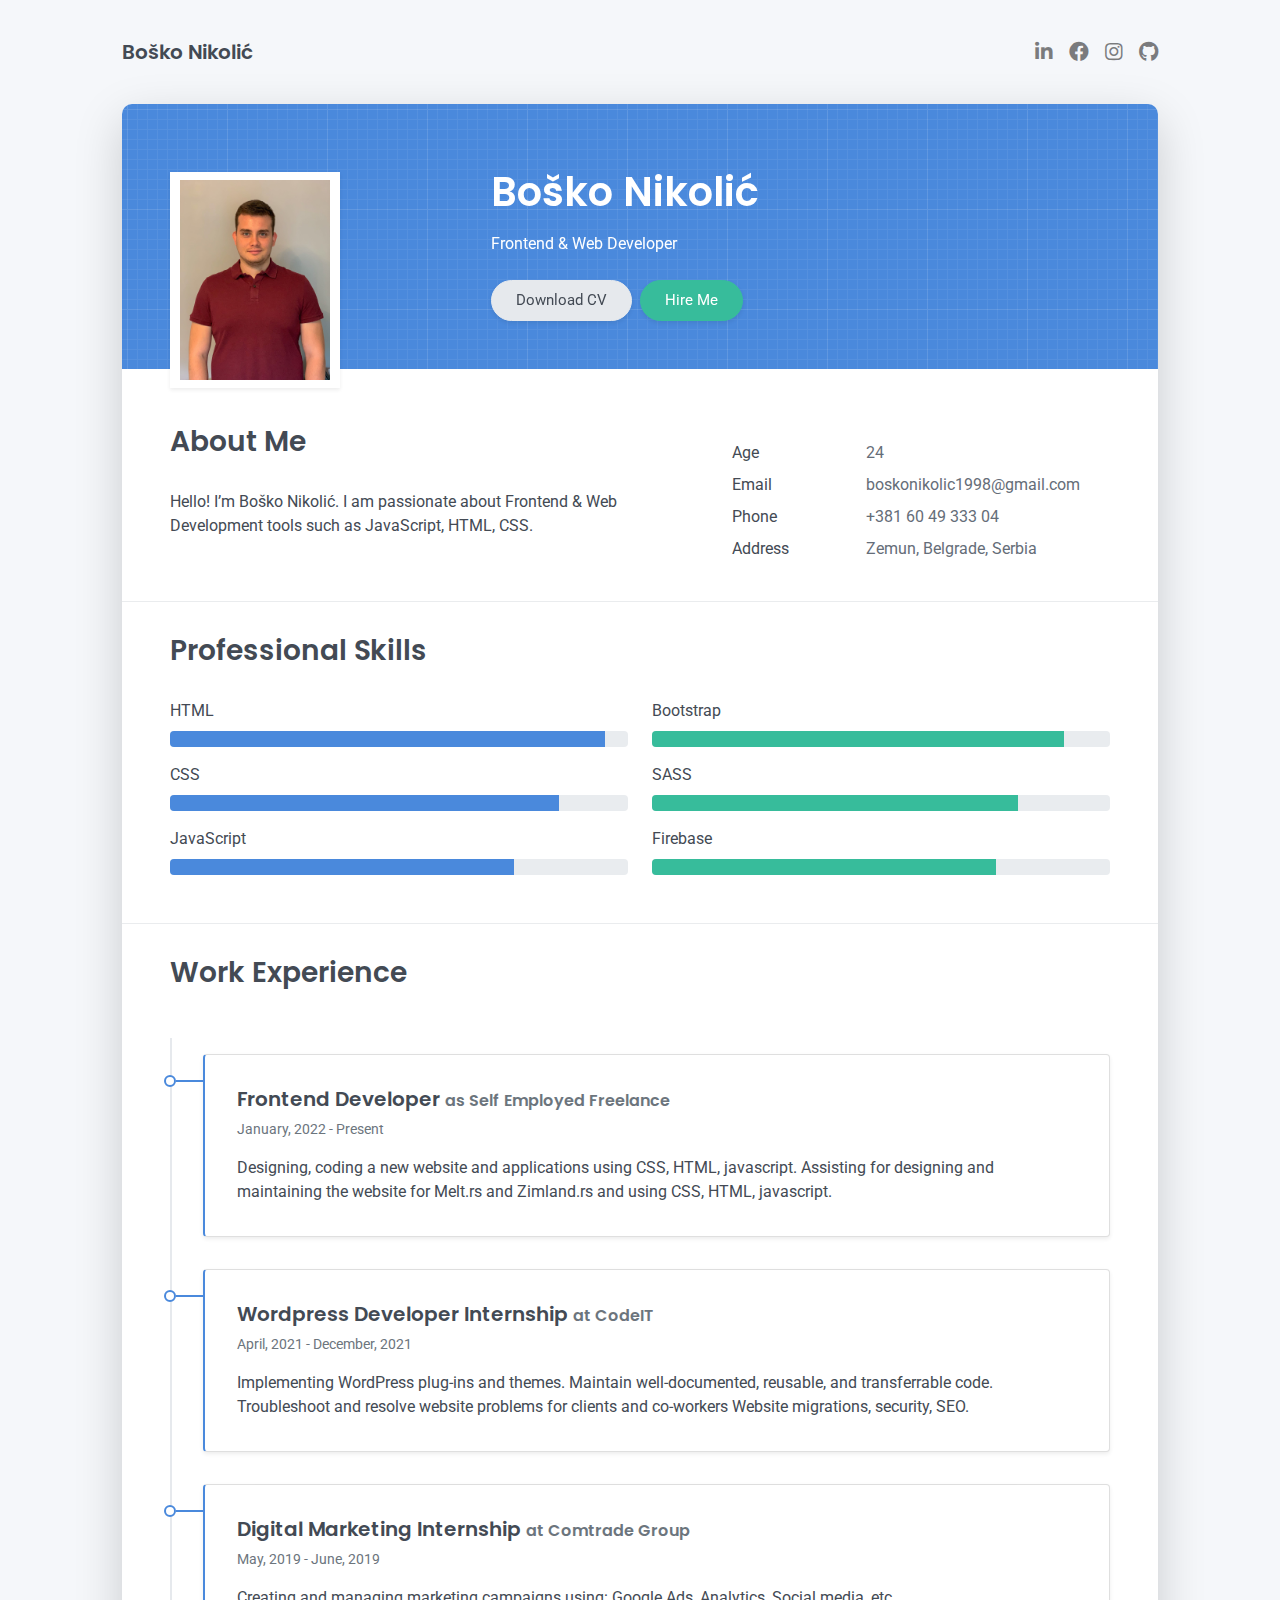
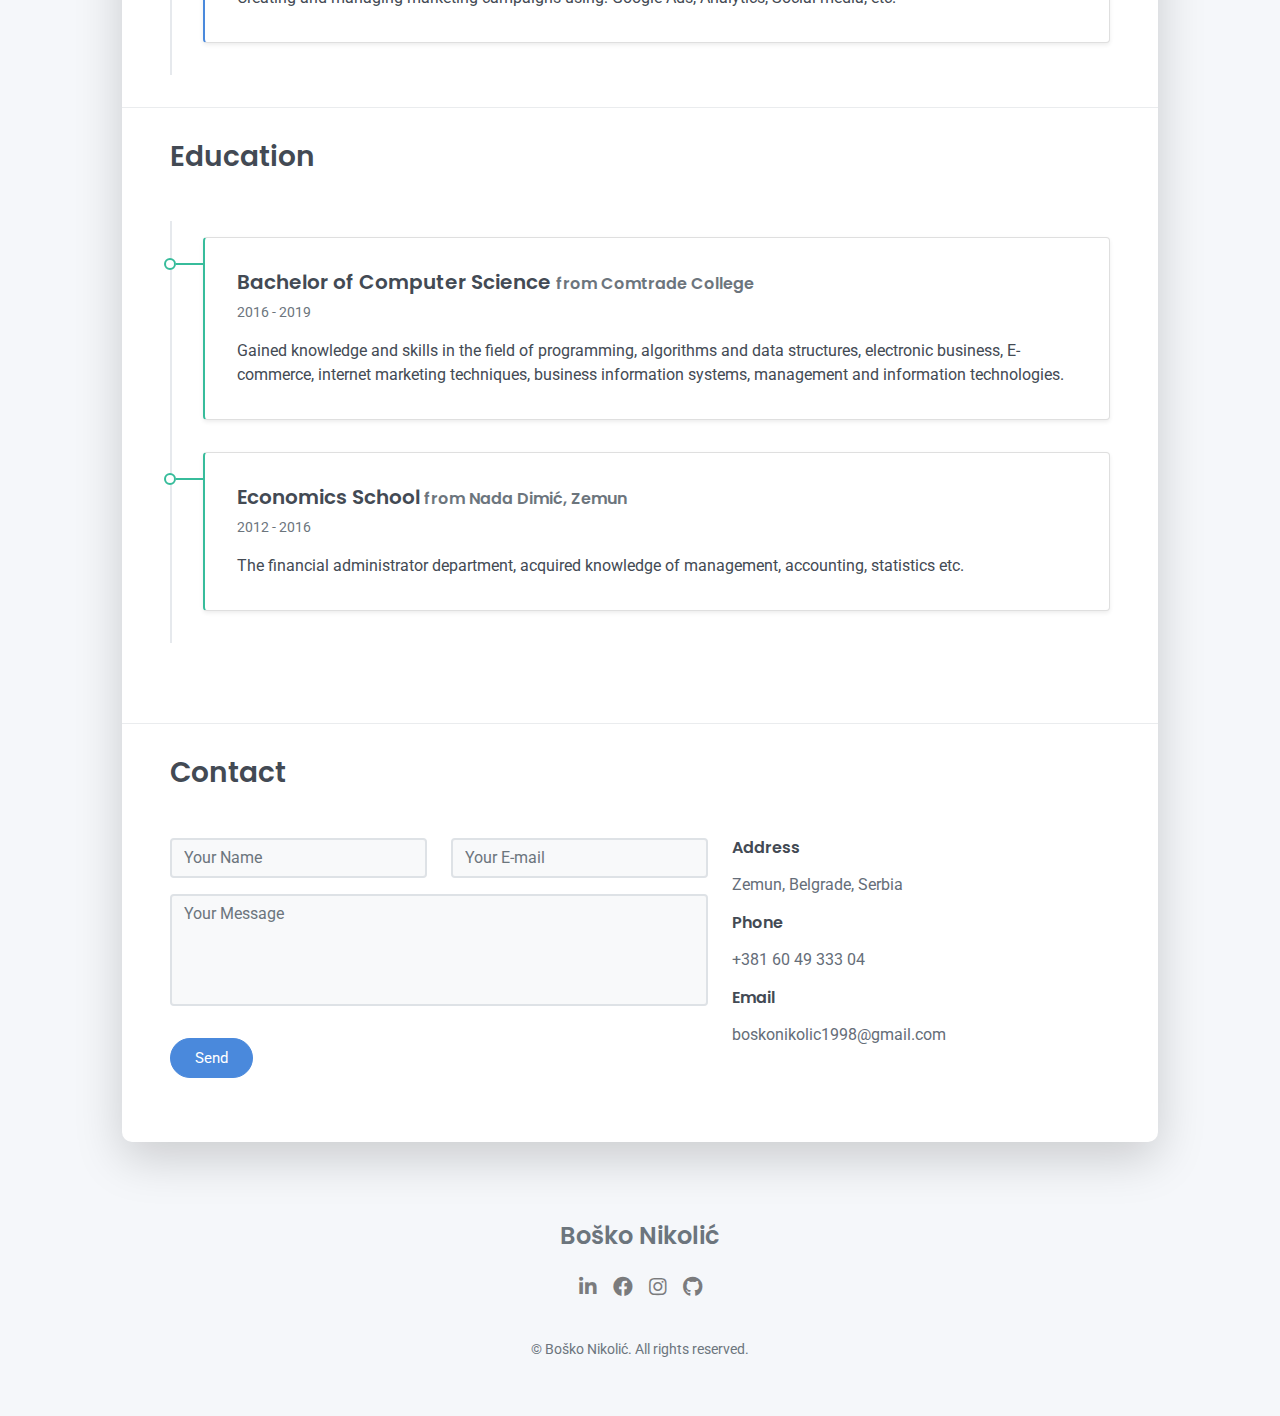
<file: index.html>
<!DOCTYPE html>
<html lang="en-US">
  <head>
    <meta charset="UTF-8">
    <meta http-equiv="X-UA-Compatible" content="IE=edge">
    <meta name="viewport" content="width=device-width, initial-scale=1">
    <title>Boško Nikolić Portfolio</title>
    <link rel="icon" type="image/x-icon" href="favicon.png">
    <link rel="preconnect" href="https://fonts.gstatic.com" crossorigin="crossorigin"/>
    <link rel="preload" as="style" href="https://fonts.googleapis.com/css2?family=Poppins:wght@600&amp;family=Roboto:wght@300;400;500;700&amp;display=swap"/>
    <link rel="stylesheet" href="https://fonts.googleapis.com/css2?family=Poppins:wght@600&amp;family=Roboto:wght@300;400;500;700&amp;display=swap" media="print" onload="this.media='all'"/>
    <noscript>
      <link rel="stylesheet" href="https://fonts.googleapis.com/css2?family=Poppins:wght@600&amp;family=Roboto:wght@300;400;500;700&amp;display=swap"/>
    </noscript>
    <link href="css/font-awesome/css/all.min.css?ver=1.2.0" rel="stylesheet">
    <link href="css/bootstrap.min.css?ver=1.2.0" rel="stylesheet">
    <link href="css/aos.css?ver=1.2.0" rel="stylesheet">
    <link href="css/main.css?ver=1.2.0" rel="stylesheet">
    <noscript>
      <style type="text/css">
        [data-aos] {
            opacity: 1 !important;
            transform: translate(0) scale(1) !important;
        }
      </style>
    </noscript>
  </head>
  <body id="top">
    <header class="d-print-none">
      <div class="container text-center text-lg-left">
        <div class="py-3 clearfix">
          <h1 class="site-title mb-0">Boško Nikolić</h1>
          <div class="site-nav">
            <nav role="navigation">
              <ul class="nav justify-content-center">
                <li class="nav-item"><a class="nav-link" href="https://www.linkedin.com/in/bo%C5%A1ko-nikoli%C4%87-49aa44196/" title="LinkedIn" target="_blank"><i class="fab fa-linkedin-in"></i><span class="menu-title sr-only">LinkedIn</span></a>
                </li>
                <li class="nav-item"><a class="nav-link" href="https://www.facebook.com/bosko.nikolic.5/" title="Facebook" target="_blank"><i class="fab fa-facebook"></i><span class="menu-title sr-only">Facebook</span></a>
                </li>
                <li class="nav-item"><a class="nav-link" href="https://www.instagram.com/bosko_nikolic/" title="Instagram" target="_blank"><i class="fab fa-instagram"></i><span class="menu-title sr-only">Instagram</span></a>
                </li>
                <li class="nav-item"><a class="nav-link" href="https://github.com/Bosko998" title="Github" title="LinkedIn" target="_blank"><i class="fab fa-github"></i><span class="menu-title sr-only">Github</span></a>
                </li>
              </ul>
            </nav>
          </div>
        </div>
      </div>
    </header>
    <div class="page-content">
      <div class="container">
<div class="cover shadow-lg bg-white">
  <div class="cover-bg p-3 p-lg-4 text-white">
    <div class="row">
      <div class="col-lg-4 col-md-5">
        <div class="avatar hover-effect bg-white shadow-sm p-1"><img src="images/portfolio.JPG" width="150" height="200"/></div>
      </div>
      <div class="col-lg-8 col-md-7 text-center text-md-start">
        <h2 class="h1 mt-2" data-aos="fade-left" data-aos-delay="0">Boško Nikolić</h2>
        <p data-aos="fade-left" data-aos-delay="100">Frontend & Web Developer</p>
        <div class="d-print-none" data-aos="fade-left" data-aos-delay="200"><a class="btn btn-light text-dark shadow-sm mt-1 me-1" href="Bosko-Nikolic.pdf" target="_blank">Download CV</a><a class="btn btn-success shadow-sm mt-1" href="#contact">Hire Me</a></div>
      </div>
    </div>
  </div>
  <div class="about-section pt-4 px-3 px-lg-4 mt-1">
    <div class="row">
      <div class="col-md-6">
        <h2 class="h3 mb-3">About Me</h2>
        <p>Hello! I’m Boško Nikolić. I am passionate about Frontend & Web Development tools such as JavaScript, HTML, CSS.</p>
      </div>
      <div class="col-md-5 offset-md-1">
        <div class="row mt-2">
          <div class="col-sm-4">
            <div class="pb-1">Age</div>
          </div>
          <div class="col-sm-8">
            <div class="pb-1 text-secondary">24</div>
          </div>
          <div class="col-sm-4">
            <div class="pb-1">Email</div>
          </div>
          <div class="col-sm-8">
            <div class="pb-1 text-secondary">boskonikolic1998@gmail.com</div>
          </div>
          <div class="col-sm-4">
            <div class="pb-1">Phone</div>
          </div>
          <div class="col-sm-8">
            <div class="pb-1 text-secondary">+381 60 49 333 04</div>
          </div>
          <div class="col-sm-4">
            <div class="pb-1">Address</div>
          </div>
          <div class="col-sm-8">
            <div class="pb-1 text-secondary">Zemun, Belgrade, Serbia</div>
          </div>
        </div>
      </div>
    </div>
  </div>
  <hr class="d-print-none"/>
  <div class="skills-section px-3 px-lg-4">
    <h2 class="h3 mb-3">Professional Skills</h2>
    <div class="row">
      <div class="col-md-6">
        <div class="mb-2"><span>HTML</span>
          <div class="progress my-1">
            <div class="progress-bar bg-primary" role="progressbar" data-aos="zoom-in-right" data-aos-delay="100" data-aos-anchor=".skills-section" style="width: 95%" aria-valuenow="95" aria-valuemin="0" aria-valuemax="100"></div>
          </div>
        </div>
        <div class="mb-2"><span>CSS</span>
          <div class="progress my-1">
            <div class="progress-bar bg-primary" role="progressbar" data-aos="zoom-in-right" data-aos-delay="200" data-aos-anchor=".skills-section" style="width: 85%" aria-valuenow="85" aria-valuemin="0" aria-valuemax="100"></div>
          </div>
        </div>
        <div class="mb-2"><span>JavaScript</span>
          <div class="progress my-1">
            <div class="progress-bar bg-primary" role="progressbar" data-aos="zoom-in-right" data-aos-delay="300" data-aos-anchor=".skills-section" style="width: 75%" aria-valuenow="75" aria-valuemin="0" aria-valuemax="100"></div>
          </div>
        </div>
      </div>
      <div class="col-md-6">
        <div class="mb-2"><span>Bootstrap</span>
          <div class="progress my-1">
            <div class="progress-bar bg-success" role="progressbar" data-aos="zoom-in-right" data-aos-delay="400" data-aos-anchor=".skills-section" style="width: 90%" aria-valuenow="90" aria-valuemin="0" aria-valuemax="100"></div>
          </div>
        </div>
        <div class="mb-2"><span>SASS</span>
          <div class="progress my-1">
            <div class="progress-bar bg-success" role="progressbar" data-aos="zoom-in-right" data-aos-delay="500" data-aos-anchor=".skills-section" style="width: 80%" aria-valuenow="80" aria-valuemin="0" aria-valuemax="100"></div>
          </div>
        </div>
        <div class="mb-2"><span>Firebase</span>
          <div class="progress my-1">
            <div class="progress-bar bg-success" role="progressbar" data-aos="zoom-in-right" data-aos-delay="600" data-aos-anchor=".skills-section" style="width: 75%" aria-valuenow="75" aria-valuemin="0" aria-valuemax="100"></div>
          </div>
        </div>
      </div>
    </div>
  </div>
  <hr class="d-print-none"/>
  <div class="work-experience-section px-3 px-lg-4">
    <h2 class="h3 mb-4">Work Experience</h2>
    <div class="timeline">
      <div class="timeline-card timeline-card-primary card shadow-sm">
        <div class="card-body">
          <div class="h5 mb-1">Frontend Developer <span class="text-muted h6">as Self Employed Freelance</span></div>
          <div class="text-muted text-small mb-2">January, 2022 - Present</div>
          <div>Designing, coding a new website and applications using CSS, HTML, javascript.
              Assisting for designing and maintaining the website for Melt.rs and Zimland.rs and using CSS, HTML, javascript.          
          </div>
        </div>
      </div>
      <div class="timeline-card timeline-card-primary card shadow-sm">
        <div class="card-body">
          <div class="h5 mb-1">Wordpress Developer Internship <span class="text-muted h6">at CodeIT</span></div>
          <div class="text-muted text-small mb-2">April, 2021 - December, 2021</div>
          <div>Implementing WordPress plug-ins and themes.
            Maintain well-documented, reusable, and transferrable code.
            Troubleshoot and resolve website problems for clients and co-workers
            Website migrations, security, SEO.</div>
        </div>
      </div>
      <div class="timeline-card timeline-card-primary card shadow-sm">
        <div class="card-body">
          <div class="h5 mb-1">Digital Marketing Internship <span class="text-muted h6">at Comtrade Group</span></div>
          <div class="text-muted text-small mb-2">May, 2019 - June, 2019</div>
          <div>Creating and managing marketing campaigns using: Google Ads, Analytics, Social
            media, etc. 
            </div>
        </div>
      </div>
    </div>
  </div>
  <hr class="d-print-none"/>
  <div class="page-break"></div>
  <div class="education-section px-3 px-lg-4 pb-4">
    <h2 class="h3 mb-4">Education</h2>
    <div class="timeline">
      <div class="timeline-card timeline-card-success card shadow-sm">
        <div class="card-body">
          <div class="h5 mb-1">Bachelor of Computer Science <span class="text-muted h6">from Comtrade College</span></div>
          <div class="text-muted text-small mb-2">2016 - 2019</div>
          <div>Gained knowledge and skills in the field of programming, algorithms and data structures, electronic business, E-commerce, internet marketing techniques, business information systems, management and information technologies.</div>
        </div>
      </div>
      <div class="timeline-card timeline-card-success card shadow-sm">
        <div class="card-body">
          <div class="h5 mb-1">Economics School<span class="text-muted h6"> from Nada Dimić, Zemun</span></div>
          <div class="text-muted text-small mb-2">2012 - 2016</div>
          <div>The financial administrator department, acquired knowledge of management, accounting, statistics etc.</div>
        </div>
      </div>
    </div>
  </div>
  <hr class="d-print-none"/>
  <div class="contant-section px-3 px-lg-4 pb-4" id="contact">
    <h2 class="h3 text mb-3">Contact</h2>
    <div class="row">
      <div class="col-md-7 d-print-none">
        <div class="my-2"><form action="https://formsubmit.co/boskonikolic1998@gmail.com"
    method="POST">
  <div class="row">
    <div class="col-6">
      <input type="hidden" name="_subject" value="Novi mejl!">
      <input type="hidden" name="_next" value="https://bosko998.github.io/resume-website/thankyou.html" method>
      <input class="form-control" type="text" id="name" name="name" placeholder="Your Name" required>
    </div>
    <div class="col-6">
      <input class="form-control" type="email" id="email" name="_replyto" placeholder="Your E-mail" required>
    </div>
  </div>
  <div class="form-group my-2">
    <textarea class="form-control" style="resize: none;" id="message" name="message" rows="4"  placeholder="Your Message" required></textarea>
  </div>
  <button class="btn btn-primary mt-2" type="submit">Send</button>
</form>
        </div>
      </div>
      <div class="col">
        <div class="mt-2">
          <h3 class="h6">Address</h3>
          <div class="pb-2 text-secondary">Zemun, Belgrade, Serbia</div>
          <h3 class="h6">Phone</h3>
          <div class="pb-2 text-secondary">+381 60 49 333 04</div>
          <h3 class="h6">Email</h3>
          <div class="pb-2 text-secondary">boskonikolic1998@gmail.com</div>
        </div>
      </div>
      <div class="col d-none d-print-block">
        <div class="mt-2">
          <div>
            <div class="mb-2">
              <div class="text-dark"><i class="fab fa-linkedin-in mr-1"></i><span>https://LinkedIn.com/templateflip</span>
              </div>
            </div>
            <div class="mb-2">
              <div class="text-dark"><i class="fab fa-facebook mr-1"></i><span>https://www.facebook.com/templateflip</span>
              </div>
            </div>
            <div class="mb-2">
              <div class="text-dark"><i class="fab fa-instagram mr-1"></i><span>https://www.instagram.com/templateflip</span>
              </div>
            </div>
            <div class="mb-2">
              <div class="text-dark"><i class="fab fa-github mr-1"></i><span>https://github.com/templateflip</span>
              </div>
            </div>
          </div>
        </div>
      </div>
    </div>
  </div>
</div></div>
    </div>
    <footer class="pt-4 pb-4 text-muted text-center d-print-none">
      <div class="container">
        <div class="my-3">
          <div class="h4">Boško Nikolić</div>
          <div class="footer-nav">
            <nav role="navigation">
              <ul class="nav justify-content-center">
                <li class="nav-item"><a class="nav-link" href="https://www.linkedin.com/in/bo%C5%A1ko-nikoli%C4%87-49aa44196/" title="Twitter" target="_blank"><i class="fab fa-linkedin-in"></i><span class="menu-title sr-only">LinkedIn</span></a>
                </li>
                <li class="nav-item"><a class="nav-link" href="https://www.facebook.com/bosko.nikolic.5/" title="Facebook" target="_blank"><i class="fab fa-facebook"></i><span class="menu-title sr-only">Facebook</span></a>
                </li>
                <li class="nav-item"><a class="nav-link" href="https://www.instagram.com/bosko_nikolic/" title="Instagram" target="_blank"><i class="fab fa-instagram"></i><span class="menu-title sr-only">Instagram</span></a>
                </li>
                <li class="nav-item"><a class="nav-link" href="https://github.com/Bosko998" title="Github" target="_blank"><i class="fab fa-github"></i><span class="menu-title sr-only">Github</span></a>
                </li>
              </ul>
            </nav>
          </div>
        </div>
        <div class="text-small">
          <div class="mb-1">&copy; Boško Nikolić. All rights reserved.</div>
        
        </div>
      </div>
    </footer>
    <script src="scripts/bootstrap.bundle.min.js?ver=1.2.0"></script>
    <script src="scripts/aos.js?ver=1.2.0"></script>
    <script src="scripts/main.js?ver=1.2.0"></script>
  </body>
</html>
</file>
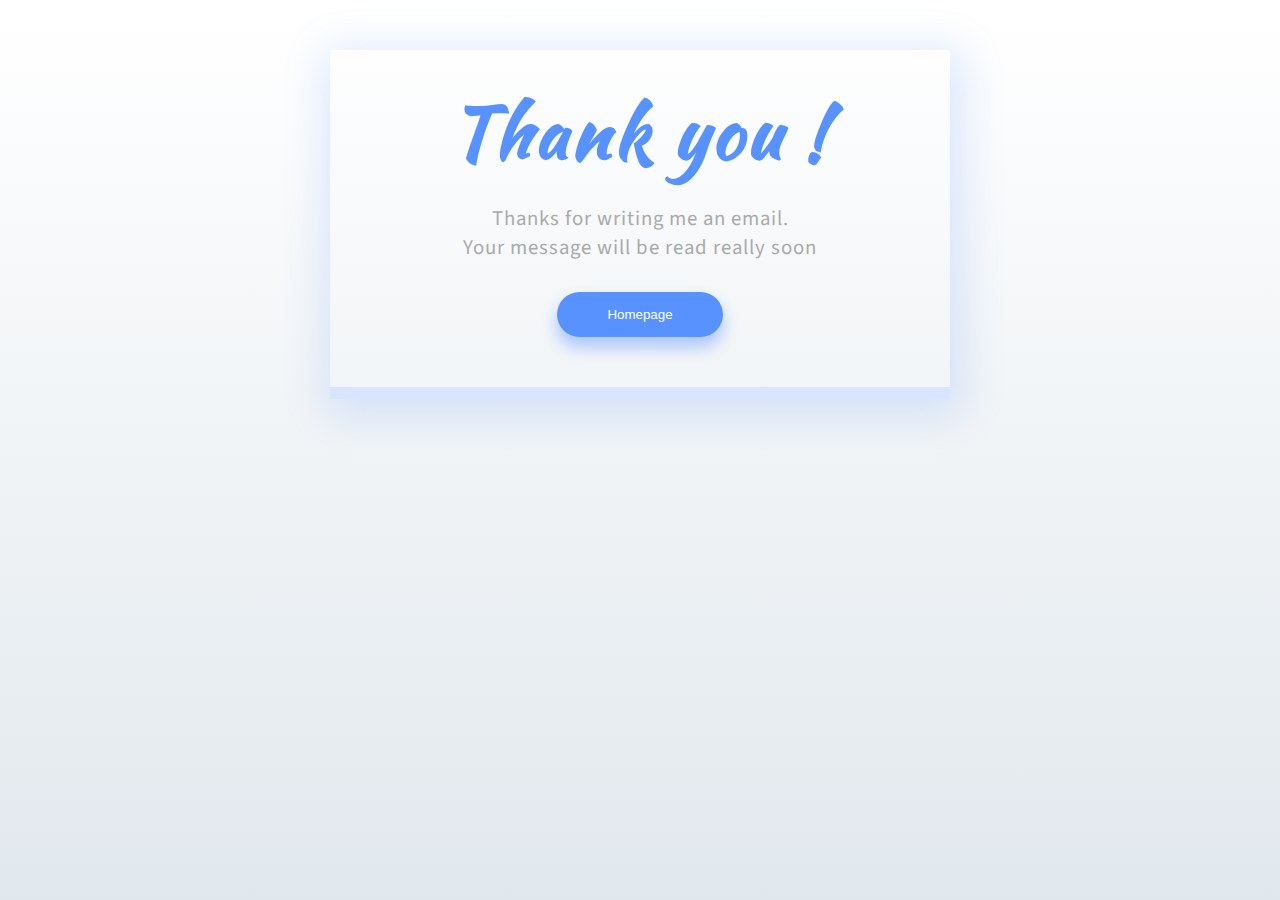
<file: thankyou.html>
<!DOCTYPE html>
<html lang="en">
<head>
    <meta charset="UTF-8">
    <meta http-equiv="X-UA-Compatible" content="IE=edge">
    <meta name="viewport" content="width=device-width, initial-scale=1.0">
    <link rel="icon" type="image/x-icon" href="favicon.png">
    <style>
*{
  box-sizing:border-box;
 /* outline:1px solid ;*/
}
body{
background: #ffffff;
background: linear-gradient(to bottom, #ffffff 0%,#e1e8ed 100%);

    height: 100%;
        margin: 0;
        background-repeat: no-repeat;
        background-attachment: fixed;
  
}

.wrapper-1{
  width:100%;
  height:100vh;
  display: flex;
flex-direction: column;
}
.wrapper-2{
  padding :30px;
  text-align:center;
}
h1{
    font-family: 'Kaushan Script', cursive;
  font-size:4em;
  letter-spacing:3px;
  color:#5892FF ;
  margin:0;
  margin-bottom:20px;
}
.wrapper-2 p{
  margin:0;
  font-size:1.3em;
  color:#aaa;
  font-family: 'Source Sans Pro', sans-serif;
  letter-spacing:1px;
}
.go-home{
  color:#fff;
  background:#5892FF;
  border:none;
  padding:15px 50px;
  margin:30px 0;
  border-radius:30px;
  text-transform:capitalize;
  box-shadow: 0 10px 16px 1px rgba(174, 199, 251, 1);
}
.footer-like{
  margin-top: auto; 
  background:#D7E6FE;
  padding:6px;
  text-align:center;
}
.footer-like p{
  margin:0;
  padding:4px;
  color:#5892FF;
  font-family: 'Source Sans Pro', sans-serif;
  letter-spacing:1px;
}
.footer-like p a{
  text-decoration:none;
  color:#5892FF;
  font-weight:600;
}

@media (min-width:360px){
  h1{
    font-size:4.5em;
  }
  .go-home{
    margin-bottom:20px;
  }
}
.go-home:hover{
    background-color: #2FA084;
    cursor: pointer;
}


@media (min-width:600px){
  .content{
  max-width:1000px;
  margin:0 auto;
}
  .wrapper-1{
  height: initial;
  max-width:620px;
  margin:0 auto;
  margin-top:50px;
  box-shadow: 4px 8px 40px 8px rgba(88, 146, 255, 0.2);
}
  
}


    </style>
    <title>Document</title>
</head>
<body>
    <div class=content>
        <div class="wrapper-1">
          <div class="wrapper-2"> 
            <h1>Thank you !</h1>
            <p>Thanks for writing me an email.  </p>
            <p>Your message will be read really soon  </p>
            <form action="https://bosko998.github.io/resume-website">
            <button class="go-home" type="submit" value="https://bosko998.github.io/resume-website">
            Homepage
          </button>
        </form>  
        </div>
          <div class="footer-like">
          </div>
      </div>
      </div>
     
      
      
      <link href="https://fonts.googleapis.com/css?family=Kaushan+Script|Source+Sans+Pro" rel="stylesheet">
</body>
</html>
</file>
<file: css/main.css>
/* Buttons */
/* Inputs */
/* Timeline custom component */
.timeline {
  border-left: 2px solid #E6E9ED;
  padding: 1rem 0; }

.timeline-card {
  position: relative;
  margin-left: 31px;
  border-left: 2px solid;
  margin-bottom: 2rem; }

.timeline-card:last-child {
  margin-bottom: 1rem; }

.timeline-card:before {
  content: '';
  display: inline-block;
  position: absolute;
  background-color: #fff;
  border-radius: 10px;
  width: 12px;
  height: 12px;
  top: 20px;
  left: -41px;
  border: 2px solid;
  z-index: 2; }

.timeline-card:after {
  content: '';
  display: inline-block;
  position: absolute;
  background-color: currentColor;
  width: 29px;
  height: 2px;
  top: 25px;
  left: -29px;
  z-index: 1; }

.timeline-card-primary {
  border-left-color: #4A89DC; }

.timeline-card-primary:before {
  border-color: #4A89DC; }

.timeline-card-primary:after {
  background-color: #4A89DC; }

.timeline-card-success {
  border-left-color: #37BC9B; }

.timeline-card-success:before {
  border-color: #37BC9B; }

.timeline-card-success:after {
  background-color: #37BC9B; }

html {
  scroll-behavior: smooth; }

.site-title {
  font-size: 1.25rem;
  line-height: 2.5rem; }

.nav-link {
  padding: 0;
  font-size: 1.25rem;
  line-height: 2.5rem;
  color: rgba(0, 0, 0, 0.5); }

.nav-link:hover,
.nav-link:focus,
.active .nav-link {
  color: rgba(0, 0, 0, 0.8); }

.nav-item + .nav-item {
  margin-left: 1rem; }

.cover {
  border-radius: 10px; }

.cover-bg {
  background-color: #4A89DC;
  background-image: url("data:image/svg+xml,%3Csvg xmlns='http://www.w3.org/2000/svg' width='100' height='100' viewBox='0 0 100 100'%3E%3Cg fill-rule='evenodd'%3E%3Cg fill='%23ffffff' fill-opacity='0.12'%3E%3Cpath opacity='.5' d='M96 [base64] 0v-9h-9v9h9zm-10 0v-9h-9v9h9zm-10 0v-9h-9v9h9zm-10 0v-9h-9v9h9zm-10 0v-9h-9v9h9zm-10 0v-9h-9v9h9zm-10 0v-9h-9v9h9zm-10 0v-9h-9v9h9zm-9-10h9v-9h-9v9zm10 0h9v-9h-9v9zm10 0h9v-9h-9v9zm10 0h9v-9h-9v9zm10 0h9v-9h-9v9zm10 0h9v-9h-9v9zm10 0h9v-9h-9v9zm10 0h9v-9h-9v9zm9-10v-9h-9v9h9zm-10 0v-9h-9v9h9zm-10 0v-9h-9v9h9zm-10 0v-9h-9v9h9zm-10 0v-9h-9v9h9zm-10 0v-9h-9v9h9zm-10 0v-9h-9v9h9zm-10 0v-9h-9v9h9zm-9-10h9v-9h-9v9zm10 0h9v-9h-9v9zm10 0h9v-9h-9v9zm10 0h9v-9h-9v9zm10 0h9v-9h-9v9zm10 0h9v-9h-9v9zm10 0h9v-9h-9v9zm10 0h9v-9h-9v9zm9-10v-9h-9v9h9zm-10 0v-9h-9v9h9zm-10 0v-9h-9v9h9zm-10 0v-9h-9v9h9zm-10 0v-9h-9v9h9zm-10 0v-9h-9v9h9zm-10 0v-9h-9v9h9zm-10 0v-9h-9v9h9zm-9-10h9v-9h-9v9zm10 0h9v-9h-9v9zm10 0h9v-9h-9v9zm10 0h9v-9h-9v9zm10 0h9v-9h-9v9zm10 0h9v-9h-9v9zm10 0h9v-9h-9v9zm10 0h9v-9h-9v9zm9-10v-9h-9v9h9zm-10 0v-9h-9v9h9zm-10 0v-9h-9v9h9zm-10 0v-9h-9v9h9zm-10 0v-9h-9v9h9zm-10 0v-9h-9v9h9zm-10 0v-9h-9v9h9zm-10 0v-9h-9v9h9zm-9-10h9v-9h-9v9zm10 0h9v-9h-9v9zm10 0h9v-9h-9v9zm10 0h9v-9h-9v9zm10 0h9v-9h-9v9zm10 0h9v-9h-9v9zm10 0h9v-9h-9v9zm10 0h9v-9h-9v9z'/%3E%3Cpath d='M6 5V0H5v5H0v1h5v94h1V6h94V5H6z'/%3E%3C/g%3E%3C/g%3E%3C/svg%3E");
  border-radius: 10px 10px 0 0; }

.avatar {
  max-width: 170px;
  max-height: 216px;
  margin-top: 20px;
  text-align: center;
  margin-left: auto;
  margin-right: auto; }

/* .avatar img {
  Safari 6.0 - 9.0
  filter: grayscale(100%); } */

footer a:not(.nav-link) {
  color: inherit;
  border-bottom: 1px dashed;
  text-decoration: none;
  cursor: pointer; }

@media (min-width: 48em) {
  .site-title {
    float: left; }
  .site-nav {
    float: right; }
  .avatar {
    margin-bottom: -80px;
    margin-left: 0; } }

@media print {
  body {
    background-color: #fff; }
  .container {
    width: auto;
    max-width: 100%;
    padding: 0; }
  .cover, .cover-bg {
    border-radius: 0; }
  .cover.shadow-lg {
    box-shadow: none !important; }
  .cover-bg {
    padding: 5rem !important;
    padding-bottom: 10px !important; }
  .avatar {
    margin-top: -10px; }
  .about-section {
    padding: 6.5rem 5rem 2rem !important; }
  .skills-section,
  .work-experience-section,
  .education-section,
  .contant-section {
    padding: 1.5rem 5rem 2rem !important; }
  .page-break {
    padding-top: 5rem;
    page-break-before: always; } }

    @media (max-width: 991px) {
      .offset-md-1{
        margin-left: 3.1% ;
      }
    
    }
</file>
